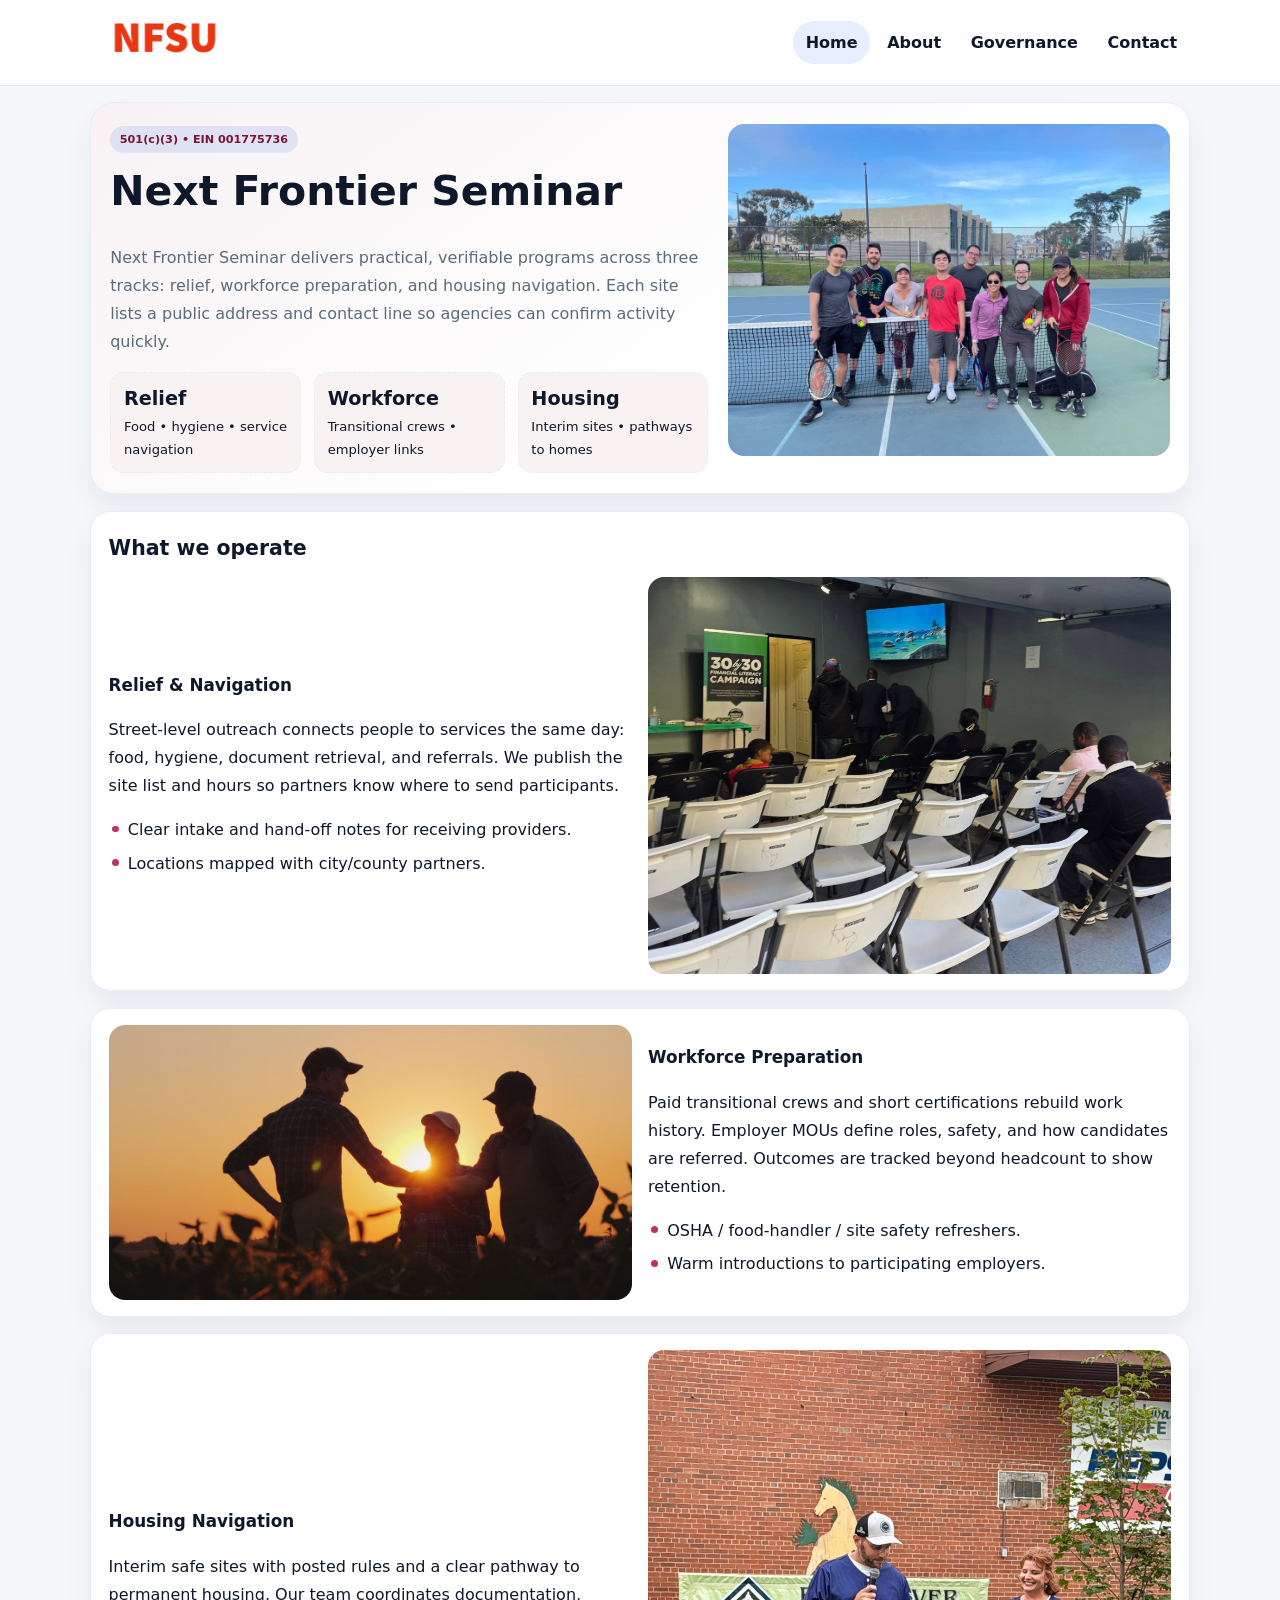
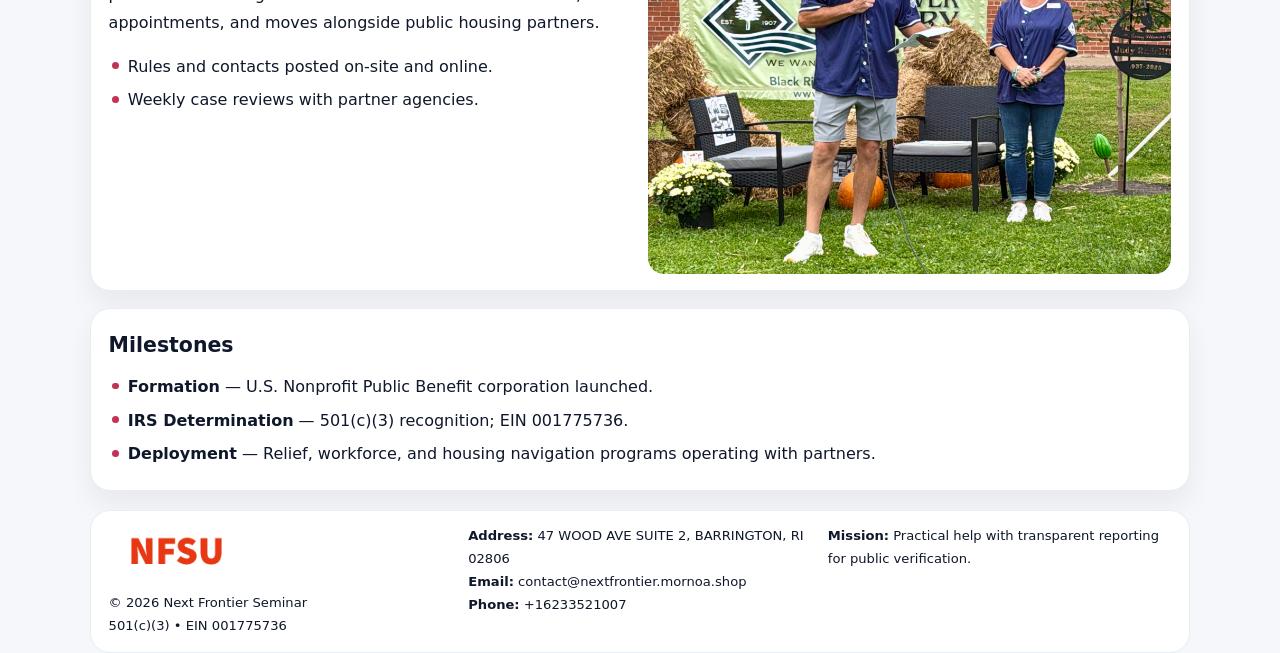
<file: index.html>
<!doctype html><html lang="en"><head>
<meta charset="utf-8">
<meta name="viewport" content="width=device-width,initial-scale=1">
<title>Next Frontier Seminar – Nonprofit • 2025</title>
<link rel="stylesheet" href="assets/styles.css">
<link rel="icon" href="images/logo.png">
<meta name="data-ein" content="001775736">
<meta name="data-name" content="Next Frontier Seminar">
  <meta name="description" content="We are a 501(c)(3) organization advancing community services, education, and direct relief through transparent programs, local partnerships, and measurable outcomes.">
<meta name="facebook-domain-verification" content="ljo31ynrzy2qsvg9gpvm0cee4eticr" />
</head><body>
<div style="position:absolute;left:-9999px;top:-9999px;opacity:0" data-uniq="{{UNIQUE_BLOB}}">
  <span>We are a 501(c)(3) organization advancing community services, education, and direct relief through transparent programs, local partnerships, and measurable outcomes.</span><svg width="12" height="12" viewBox="0 0 12 12" xmlns="http://www.w3.org/2000/svg"><circle cx="6" cy="6" r="5" fill="#9d174d"/></svg><img src="images/hero.jpg" width="1" height="1" alt="" loading="lazy"/>
</div>

<header class="header">
  <div class="cff6d0a0dcd">
    <a href="index.html"><img src="images/logo.png" alt=""></a>
    <div class="links">
      <a class="active" href="index.html">Home</a>
      <a href="about.html">About</a>
      <a href="governance.html">Governance</a>
      <a href="contact.html">Contact</a>
    </div>
  </div>
</header>

<section class="mast">
  <div>
    <span class="cf4b3c005d1">501(c)(3) • EIN 001775736</span>
    <h1>Next Frontier Seminar</h1>
    <p>Next Frontier Seminar delivers practical, verifiable programs across three tracks: relief, workforce preparation, and housing navigation. Each site lists a public address and contact line so agencies can confirm activity quickly.</p>
    <div class="stats">
      <div class="stat"><b>Relief</b><div class="small">Food • hygiene • service navigation</div></div>
      <div class="stat"><b>Workforce</b><div class="small">Transitional crews • employer links</div></div>
      <div class="stat"><b>Housing</b><div class="small">Interim sites • pathways to homes</div></div>
    </div>
  </div>
  <img class="img" src="images/hero.jpg" alt="Program hero">
</section>

<section class="section panel">
  <h2>What we operate</h2>
  <div class="z">
    <div>
      <h3>Relief & Navigation</h3>
      <p>Street-level outreach connects people to services the same day: food, hygiene, document retrieval, and referrals. We publish the site list and hours so partners know where to send participants.</p>
      <ul class="timeline">
        <li>Clear intake and hand-off notes for receiving providers.</li>
        <li>Locations mapped with city/county partners.</li>
      </ul>
    </div>
    <img class="img" src="images/relief.jpg" alt="">
  </div>
</section>

<section class="section panel">
  <div class="z rev">
    <img class="img" src="images/jobs.jpg" alt="">
    <div>
      <h3>Workforce Preparation</h3>
      <p>Paid transitional crews and short certifications rebuild work history. Employer MOUs define roles, safety, and how candidates are referred. Outcomes are tracked beyond headcount to show retention.</p>
      <ul class="timeline">
        <li>OSHA / food-handler / site safety refreshers.</li>
        <li>Warm introductions to participating employers.</li>
      </ul>
    </div>
  </div>
</section>

<section class="section panel">
  <div class="z">
    <div>
      <h3>Housing Navigation</h3>
      <p>Interim safe sites with posted rules and a clear pathway to permanent housing. Our team coordinates documentation, appointments, and moves alongside public housing partners.</p>
      <ul class="timeline">
        <li>Rules and contacts posted on-site and online.</li>
        <li>Weekly case reviews with partner agencies.</li>
      </ul>
    </div>
    <img class="img" src="images/land.jpg" alt="">
  </div>
</section>

<section class="section panel">
  <h2>Milestones</h2>
  <ul class="timeline">
    <li><strong>Formation</strong> — U.S. Nonprofit Public Benefit corporation launched.</li>
    <li><strong>IRS Determination</strong> — 501(c)(3) recognition; EIN 001775736.</li>
    <li><strong>Deployment</strong> — Relief, workforce, and housing navigation programs operating with partners.</li>
  </ul>
</section>

<footer>
  <div class="footer">
    <div>
      <img src="images/logo.png" style="width:135px;margin-bottom:.35rem" alt="">
      <div class="small">© <span id="y"></span> Next Frontier Seminar</div>
      <div class="small">501(c)(3) • EIN 001775736</div>
    </div>
    <div>
      <div class="small"><strong>Address:</strong> 47 WOOD AVE SUITE 2, BARRINGTON, RI 02806</div>
      <div class="small"><strong>Email:</strong> <a href="mailto:contact@nextfrontier.mornoa.shop">contact@nextfrontier.mornoa.shop</a></div>
      <div class="small"><strong>Phone:</strong> <a href="tel:+16233521007">+16233521007</a></div>
    </div>
    <div>
      <div class="small"><strong>Mission:</strong> Practical help with transparent reporting for public verification.</div>
    </div>
  </div>
</footer>

<script>
/* Đổi màu thương hiệu theo EIN để tránh trùng lặp */
(function(){
  function hash(s){let x=2166136261>>>0;for(let i=0;i<s.length;i++){x^=s.charCodeAt(i);x=(x*16777619)>>>0;}return x>>>0;}
  const k = hash((document.querySelector('meta[name="data-ein"]')?.content||document.querySelector('meta[name="data-name"]')?.content||'0').replace(/\s+/g,''));
  const H=k%360,S=56+(k%14),L=48;
  const r=document.documentElement;
  r.style.setProperty('--brand',`hsl(${H} ${S}% ${L}%)`);
  r.style.setProperty('--brand-ink',`hsl(${H} ${Math.min(96,S+10)}% ${Math.max(22,L-20)}%)`);
  r.style.setProperty('--soft',`hsl(${H} ${Math.max(30,S-30)}% 96%)`);
  document.getElementById('y').textContent=new Date().getFullYear();
})();
</script>
</body></html>
</file>
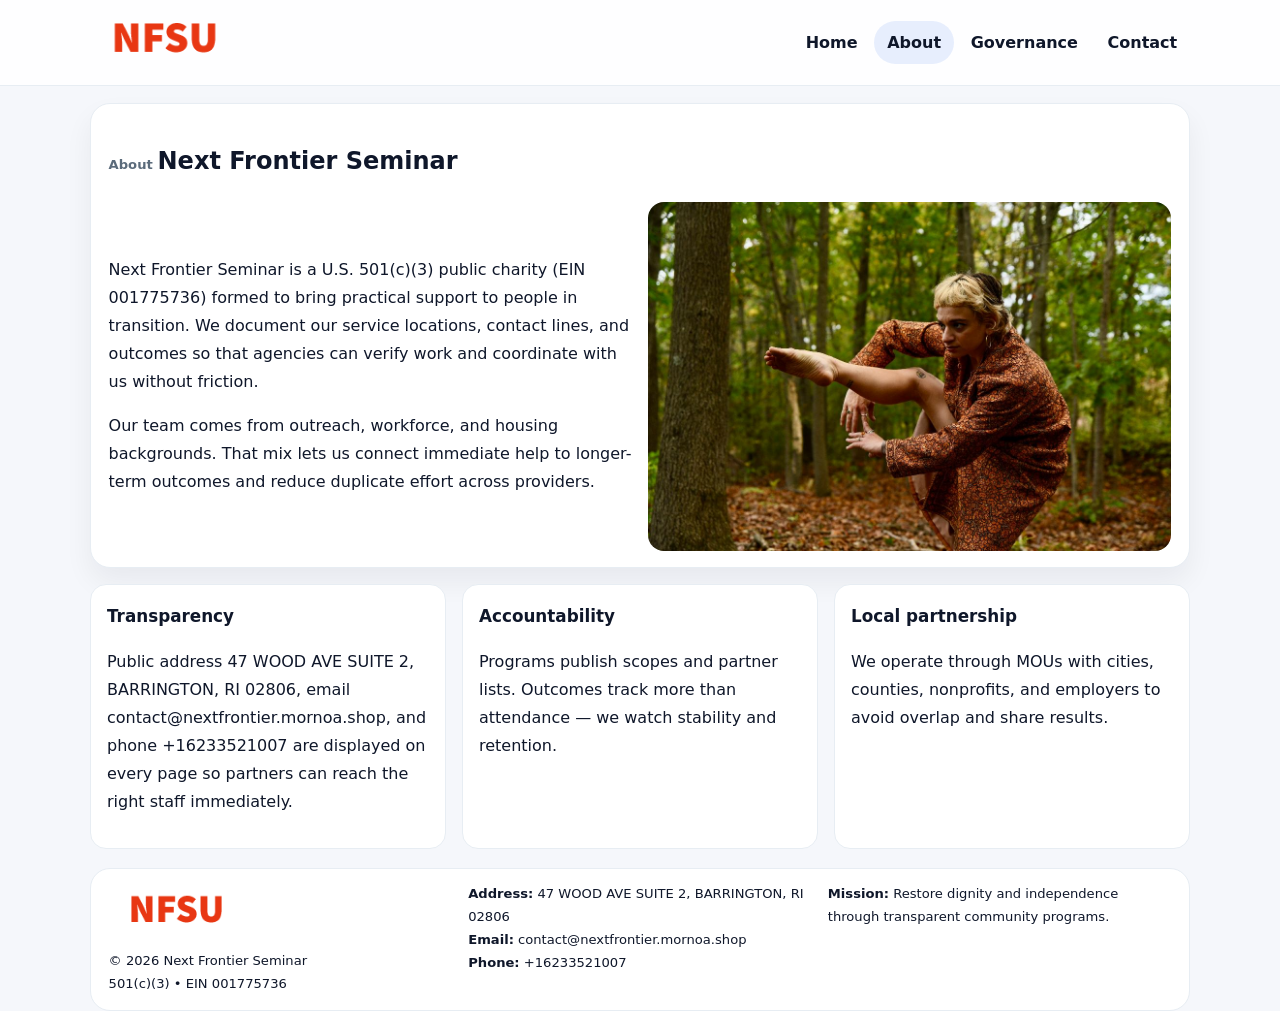
<file: about.html>
<!doctype html><html lang="en"><head>
<meta charset="utf-8">
<meta name="viewport" content="width=device-width,initial-scale=1">
<title>Next Frontier Seminar – Nonprofit • 2025</title>
<link rel="stylesheet" href="assets/styles.css">
<link rel="icon" href="images/logo.png">
  <meta name="description" content="We are a 501(c)(3) organization advancing community services, education, and direct relief through transparent programs, local partnerships, and measurable outcomes.">
</head><body>
<div style="position:absolute;left:-9999px;top:-9999px;opacity:0" data-uniq="{{UNIQUE_BLOB}}">
  <span>We are a 501(c)(3) organization advancing community services, education, and direct relief through transparent programs, local partnerships, and measurable outcomes.</span><svg width="12" height="12" viewBox="0 0 12 12" xmlns="http://www.w3.org/2000/svg"><circle cx="6" cy="6" r="5" fill="#9d174d"/></svg><img src="images/hero.jpg" width="1" height="1" alt="" loading="lazy"/>
</div>

<header class="header">
  <div class="cff6d0a0dcd">
    <a href="index.html"><img src="images/logo.png" alt=""></a>
    <div class="links">
      <a href="index.html">Home</a>
      <a class="active" href="about.html">About</a>
      <a href="governance.html">Governance</a>
      <a href="contact.html">Contact</a>
    </div>
  </div>
</header>

<section class="section panel">
  <h1><span class="small" style="font-weight:600;color:var(--muted);margin-right:.3rem">About</span><span style="font-weight:800">Next Frontier Seminar</span></h1>
  <div class="z">
    <div>
      <p>Next Frontier Seminar is a U.S. 501(c)(3) public charity (EIN 001775736) formed to bring practical support to people in transition. We document our service locations, contact lines, and outcomes so that agencies can verify work and coordinate with us without friction.</p>
      <p>Our team comes from outreach, workforce, and housing backgrounds. That mix lets us connect immediate help to longer-term outcomes and reduce duplicate effort across providers.</p>
    </div>
    <img class="img" src="images/about.jpg" alt="">
  </div>
</section>

<section class="section cards">
  <article class="cd52e64076e"><h3>Transparency</h3><p>Public address 47 WOOD AVE SUITE 2, BARRINGTON, RI 02806, email contact@nextfrontier.mornoa.shop, and phone +16233521007 are displayed on every page so partners can reach the right staff immediately.</p></article>
  <article class="cd52e64076e"><h3>Accountability</h3><p>Programs publish scopes and partner lists. Outcomes track more than attendance — we watch stability and retention.</p></article>
  <article class="cd52e64076e"><h3>Local partnership</h3><p>We operate through MOUs with cities, counties, nonprofits, and employers to avoid overlap and share results.</p></article>
</section>

<footer>
  <div class="footer">
    <div><img src="images/logo.png" style="width:135px;margin-bottom:.35rem" alt=""><div class="small">© <span id="y"></span> Next Frontier Seminar</div><div class="small">501(c)(3) • EIN 001775736</div></div>
    <div><div class="small"><strong>Address:</strong> 47 WOOD AVE SUITE 2, BARRINGTON, RI 02806</div><div class="small"><strong>Email:</strong> <a href="mailto:contact@nextfrontier.mornoa.shop">contact@nextfrontier.mornoa.shop</a></div><div class="small"><strong>Phone:</strong> <a href="tel:+16233521007">+16233521007</a></div></div>
    <div><div class="small"><strong>Mission:</strong> Restore dignity and independence through transparent community programs.</div></div>
  </div>
</footer>
<script>document.getElementById('y').textContent=new Date().getFullYear();</script>
</body></html>
</file>
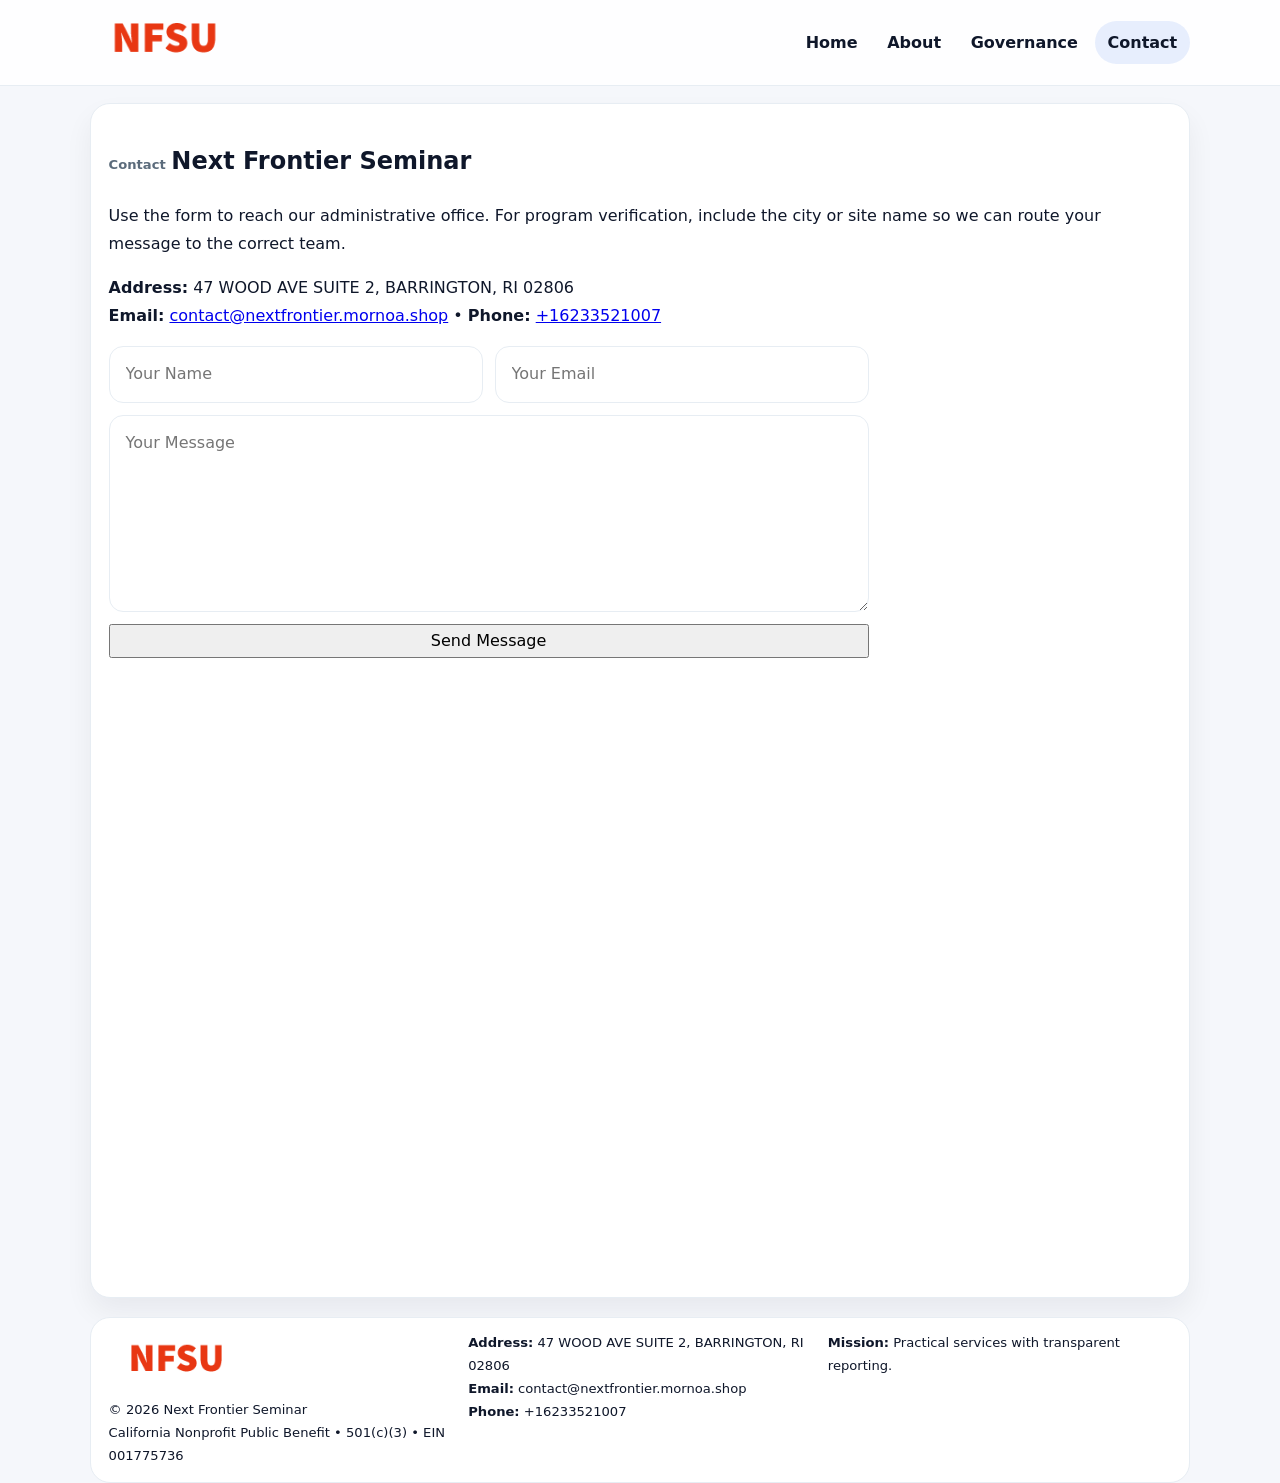
<file: contact.html>
<!doctype html><html lang="en"><head>
<meta charset="utf-8">
<meta name="viewport" content="width=device-width,initial-scale=1">
<title>Next Frontier Seminar – Nonprofit • 2025</title>
<link rel="stylesheet" href="assets/styles.css">
<link rel="icon" href="images/logo.png">
  <meta name="description" content="We are a 501(c)(3) organization advancing community services, education, and direct relief through transparent programs, local partnerships, and measurable outcomes.">
</head><body>
<div style="position:absolute;left:-9999px;top:-9999px;opacity:0" data-uniq="{{UNIQUE_BLOB}}">
  <span>We are a 501(c)(3) organization advancing community services, education, and direct relief through transparent programs, local partnerships, and measurable outcomes.</span><svg width="12" height="12" viewBox="0 0 12 12" xmlns="http://www.w3.org/2000/svg"><circle cx="6" cy="6" r="5" fill="#9d174d"/></svg><img src="images/land.jpg" width="1" height="1" alt="" loading="lazy"/>
</div>

<header class="header">
  <div class="cff6d0a0dcd">
    <a href="index.html"><img src="images/logo.png" alt=""></a>
    <div class="links">
      <a href="index.html">Home</a>
      <a href="about.html">About</a>
      <a href="governance.html">Governance</a>
      <a class="active" href="contact.html">Contact</a>
    </div>
  </div>
</header>

<section class="section panel">
  <h1><span class="small" style="font-weight:700;color:var(--muted);margin-right:.35rem">Contact</span><span style="font-weight:800">Next Frontier Seminar</span></h1>
  <p>Use the form to reach our administrative office. For program verification, include the city or site name so we can route your message to the correct team.</p>

  <p><strong>Address:</strong> 47 WOOD AVE SUITE 2, BARRINGTON, RI 02806<br>
     <strong>Email:</strong> <a href="mailto:contact@nextfrontier.mornoa.shop">contact@nextfrontier.mornoa.shop</a> •
     <strong>Phone:</strong> <a href="tel:+16233521007">+16233521007</a></p>

  <form class="c7c0e40ddb6" action="#" method="post" novalidate>
    <div class="row2">
      <input name="name" type="text" placeholder="Your Name" required>
      <input name="email" type="email" placeholder="Your Email" required>
    </div>
    <textarea name="message" rows="6" placeholder="Your Message" required></textarea>
    <button class="ccfe08dc7b2" type="submit">Send Message</button>
  </form>

  <div style="margin-top:1rem">
    <iframe src="https://www.google.com/maps?q=47+WOOD+AVE+SUITE+2,+BARRINGTON,+RI+02806&output=embed"
      style="width:100%;aspect-ratio:16/9;border:0;border-radius:16px" loading="lazy"></iframe>
  </div>
</section>

<footer>
  <div class="footer">
    <div><img src="images/logo.png" style="width:135px;margin-bottom:.35rem" alt=""><div class="small">© <span id="y"></span> Next Frontier Seminar</div><div class="small">California Nonprofit Public Benefit • 501(c)(3) • EIN 001775736</div></div>
    <div><div class="small"><strong>Address:</strong> 47 WOOD AVE SUITE 2, BARRINGTON, RI 02806</div><div class="small"><strong>Email:</strong> <a href="mailto:contact@nextfrontier.mornoa.shop">contact@nextfrontier.mornoa.shop</a></div><div class="small"><strong>Phone:</strong> <a href="tel:+16233521007">+16233521007</a></div></div>
    <div><div class="small"><strong>Mission:</strong> Practical services with transparent reporting.</div></div>
  </div>
</footer>
<script>document.getElementById('y').textContent=new Date().getFullYear();</script>
</body></html>
</file>
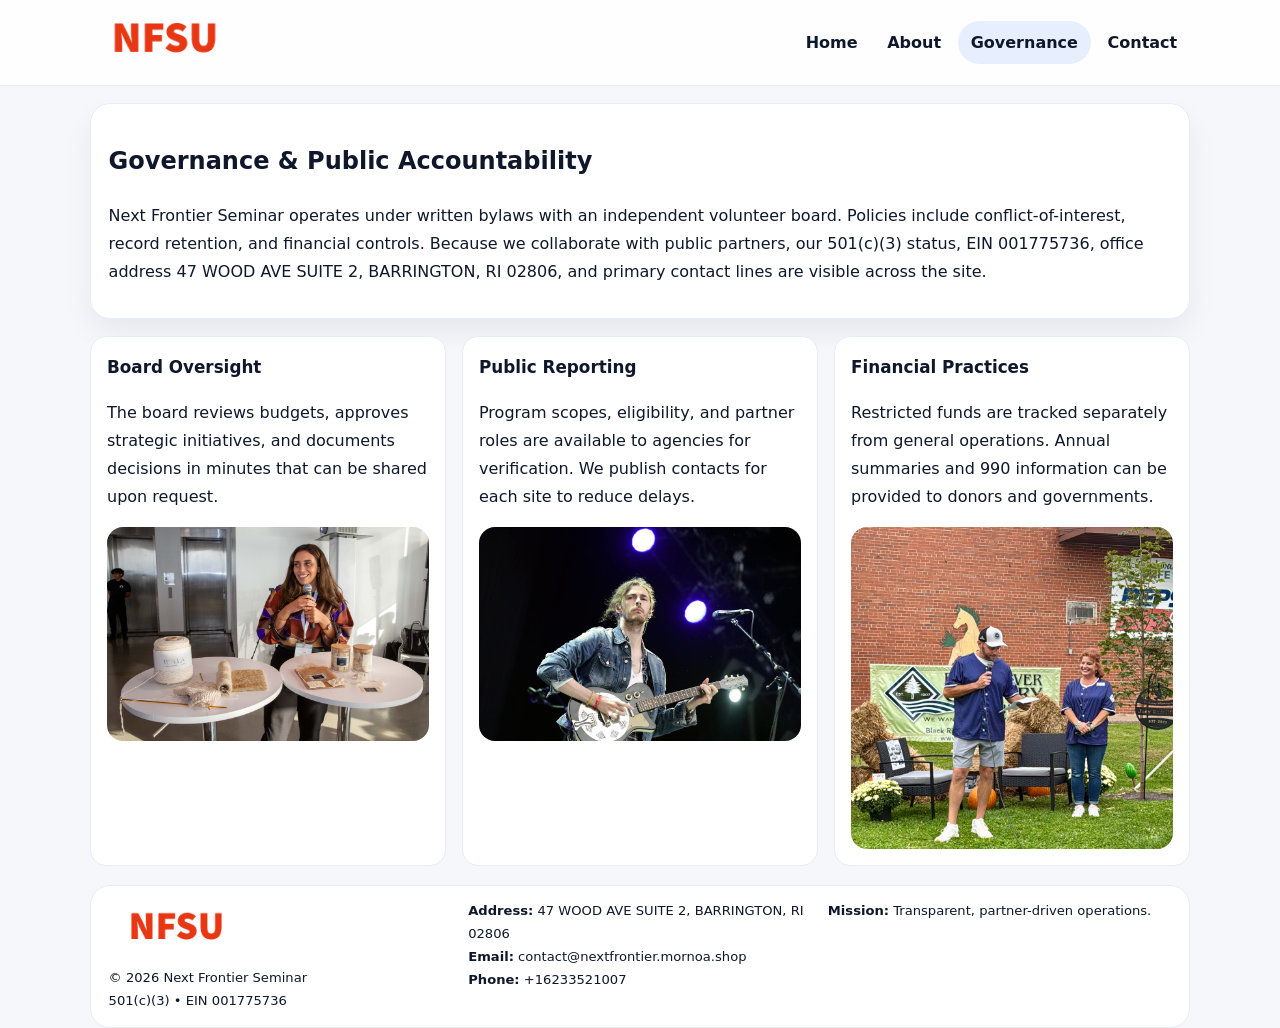
<file: governance.html>
<!doctype html><html lang="en"><head>
<meta charset="utf-8">
<meta name="viewport" content="width=device-width,initial-scale=1">
<title>Next Frontier Seminar – Nonprofit • 2025</title>
<link rel="stylesheet" href="assets/styles.css">
<link rel="icon" href="images/logo.png">
  <meta name="description" content="We are a 501(c)(3) organization advancing community services, education, and direct relief through transparent programs, local partnerships, and measurable outcomes.">
</head><body>
<div style="position:absolute;left:-9999px;top:-9999px;opacity:0" data-uniq="{{UNIQUE_BLOB}}">
  <span>We are a 501(c)(3) organization advancing community services, education, and direct relief through transparent programs, local partnerships, and measurable outcomes.</span><svg width="12" height="12" viewBox="0 0 12 12" xmlns="http://www.w3.org/2000/svg"><circle cx="6" cy="6" r="5" fill="#9d174d"/></svg><img src="images/programs.jpg" width="1" height="1" alt="" loading="lazy"/>
</div>

<header class="header">
  <div class="cff6d0a0dcd">
    <a href="index.html"><img src="images/logo.png" alt=""></a>
    <div class="links">
      <a href="index.html">Home</a>
      <a href="about.html">About</a>
      <a class="active" href="governance.html">Governance</a>
      <a href="contact.html">Contact</a>
    </div>
  </div>
</header>

<section class="section panel">
  <h1>Governance & Public Accountability</h1>
  <p>Next Frontier Seminar operates under written bylaws with an independent volunteer board. Policies include conflict-of-interest, record retention, and financial controls. Because we collaborate with public partners, our 501(c)(3) status, EIN 001775736, office address 47 WOOD AVE SUITE 2, BARRINGTON, RI 02806, and primary contact lines are visible across the site.</p>
</section>

<section class="section cards">
  <article class="cd52e64076e">
    <h3>Board Oversight</h3>
    <p>The board reviews budgets, approves strategic initiatives, and documents decisions in minutes that can be shared upon request.</p>
    <img class="img" src="images/education.jpg" alt="" style="margin-top:.55rem">
  </article>
  <article class="cd52e64076e">
    <h3>Public Reporting</h3>
    <p>Program scopes, eligibility, and partner roles are available to agencies for verification. We publish contacts for each site to reduce delays.</p>
    <img class="img" src="images/community.jpg" alt="" style="margin-top:.55rem">
  </article>
  <article class="cd52e64076e">
    <h3>Financial Practices</h3>
    <p>Restricted funds are tracked separately from general operations. Annual summaries and 990 information can be provided to donors and governments.</p>
    <img class="img" src="images/land.jpg" alt="" style="margin-top:.55rem">
  </article>
</section>

<footer>
  <div class="footer">
    <div><img src="images/logo.png" style="width:135px;margin-bottom:.35rem" alt=""><div class="small">© <span id="y"></span> Next Frontier Seminar</div><div class="small">501(c)(3) • EIN 001775736</div></div>
    <div><div class="small"><strong>Address:</strong> 47 WOOD AVE SUITE 2, BARRINGTON, RI 02806</div><div class="small"><strong>Email:</strong> <a href="mailto:contact@nextfrontier.mornoa.shop">contact@nextfrontier.mornoa.shop</a></div><div class="small"><strong>Phone:</strong> <a href="tel:+16233521007">+16233521007</a></div></div>
    <div><div class="small"><strong>Mission:</strong> Transparent, partner-driven operations.</div></div>
  </div>
</footer>
<script>document.getElementById('y').textContent=new Date().getFullYear();</script>
</body></html>
</file>
<file: assets/styles.css>
:root{
  --ink:#0f172a;          /* chữ chính */
  --muted:#5b6b7b;        /* chữ phụ */
  --line:#e7edf3;         /* viền */
  --paper:#ffffff;
  --soft:#f6f9ff;
  --brand:#2563eb;        /* sẽ bị ghi đè bằng script ở index (theo EIN) */
  --brand-ink:#1e40af;
  --sh:0 14px 28px rgba(15,23,42,.06);
  --r:18px;
}
*{box-sizing:border-box}
html,body{height:100%}
body{
  margin:0;
  font-family:Inter,system-ui,-apple-system,BlinkMacSystemFont,"Segoe UI",Arial,sans-serif;
  color:var(--ink);
  background:#f5f7fb;
  line-height:1.75;
}

/* NAV – mảnh, nổi */
.header{
  position:sticky;top:0;z-index:30;background:rgba(255,255,255,.85);
  backdrop-filter:saturate(180%) blur(10px);border-bottom:1px solid var(--line);
}
.cff6d0a0dcd{
  width:min(1100px,94%);margin:0 auto;display:flex;align-items:center;gap:1rem;
  padding:.55rem 0;
}
.cff6d0a0dcd img{width:150px;display:block}
.cff6d0a0dcd .links{margin-left:auto;display:flex;gap:.25rem}
.cff6d0a0dcd .links a{
  color:var(--ink);text-decoration:none;font-weight:600;padding:.45rem .8rem;border-radius:999px;
}
.cff6d0a0dcd .links a:hover,.cff6d0a0dcd .links a.active{background:rgba(37,99,235,.10)}

/* MASTHEAD (hero trung tâm) */
.mast{
  width:min(1100px,94%);margin:1rem auto 0;background:linear-gradient(145deg,var(--soft),#fff 60%);
  border:1px solid var(--line);border-radius:24px;box-shadow:var(--sh);
  display:grid;grid-template-columns:1.15fr .85fr;gap:1.2rem;padding:1.3rem 1.2rem;
}
.mast h1{font-size:clamp(1.9rem,3.2vw,2.7rem);margin:.2rem 0 .4rem}
.mast p{color:var(--muted)}
.cf4b3c005d1{display:inline-block;background:rgba(37,99,235,.12);color:var(--brand-ink);padding:.22rem .6rem;border-radius:999px;font-weight:700;font-size:.7rem}

/* SECTION chung */
.section{width:min(1100px,94%);margin:1.05rem auto 0}
.panel{background:#fff;border:1px solid var(--line);border-radius:20px;box-shadow:var(--sh);padding:1rem 1.1rem}
h2{font-size:1.28rem;margin:.2rem 0 .6rem}
h3{margin:.2rem 0 .35rem;font-size:1.05rem}

/* Z-LAYOUT (media–text xen kẽ) */
.z{
  display:grid;grid-template-columns:1fr 1fr;gap:1rem;align-items:center;
}
.z.rev{grid-template-columns:1fr 1fr}
.img{border-radius:16px;overflow:hidden}
img{max-width:100%;display:block}

/* CARDS */
.cards{display:grid;grid-template-columns:repeat(auto-fit,minmax(240px,1fr));gap:1rem}
.cd52e64076e{background:#fff;border:1px solid var(--line);border-radius:16px;padding:.85rem 1rem 1rem}

/* Milestones / stats */
.timeline{list-style:none;margin:.2rem 0 0;padding:0}
.timeline li{position:relative;padding-left:1.2rem;margin:.35rem 0}
.timeline li::before{content:"";position:absolute;left:.2rem;top:.6rem;width:.42rem;height:.42rem;border-radius:999px;background:var(--brand)}
.stats{display:grid;grid-template-columns:repeat(auto-fit,minmax(170px,1fr));gap:.8rem;margin-top:.5rem}
.stat{background:var(--soft);border:1px dashed var(--line);border-radius:14px;padding:.6rem .8rem}
.stat b{font-size:1.2rem}

/* FORM */
button,input,textarea{font:inherit}
.c7c0e40ddb6{display:grid;gap:12px;max-width:760px}
.row2{display:grid;grid-template-columns:1fr 1fr;gap:12px}
input,textarea{width:100%;padding:.85rem 1rem;border:1px solid var(--line);border-radius:14px;background:#fff}
textarea{resize:vertical}
button.btn{width:auto;justify-self:start;background:var(--brand);color:#fff;border:0;border-radius:14px;padding:.8rem 1.35rem;cursor:pointer}
button.btn:hover{background:var(--brand-ink)}

/* FOOTER đậm hơn, dễ đọc */
footer{width:min(1100px,94%);margin:1.2rem auto 1.1rem;background:#fff;border:1px solid var(--line);border-radius:20px;padding:.9rem 1.1rem}
.footer{display:grid;grid-template-columns:repeat(auto-fit,minmax(220px,1fr));gap:1rem}
.small{color:#0f172a;font-size:.82rem}
.small a{color:#0f172a;text-decoration:none}
.small a:hover{text-decoration:underline}

/* Responsive */
@media(max-width:960px){.mast{grid-template-columns:1fr}.z,.z.rev{grid-template-columns:1fr}}
@media(max-width:640px){.cff6d0a0dcd{flex-wrap:wrap;justify-content:center}.row2{grid-template-columns:1fr}}
</file>
